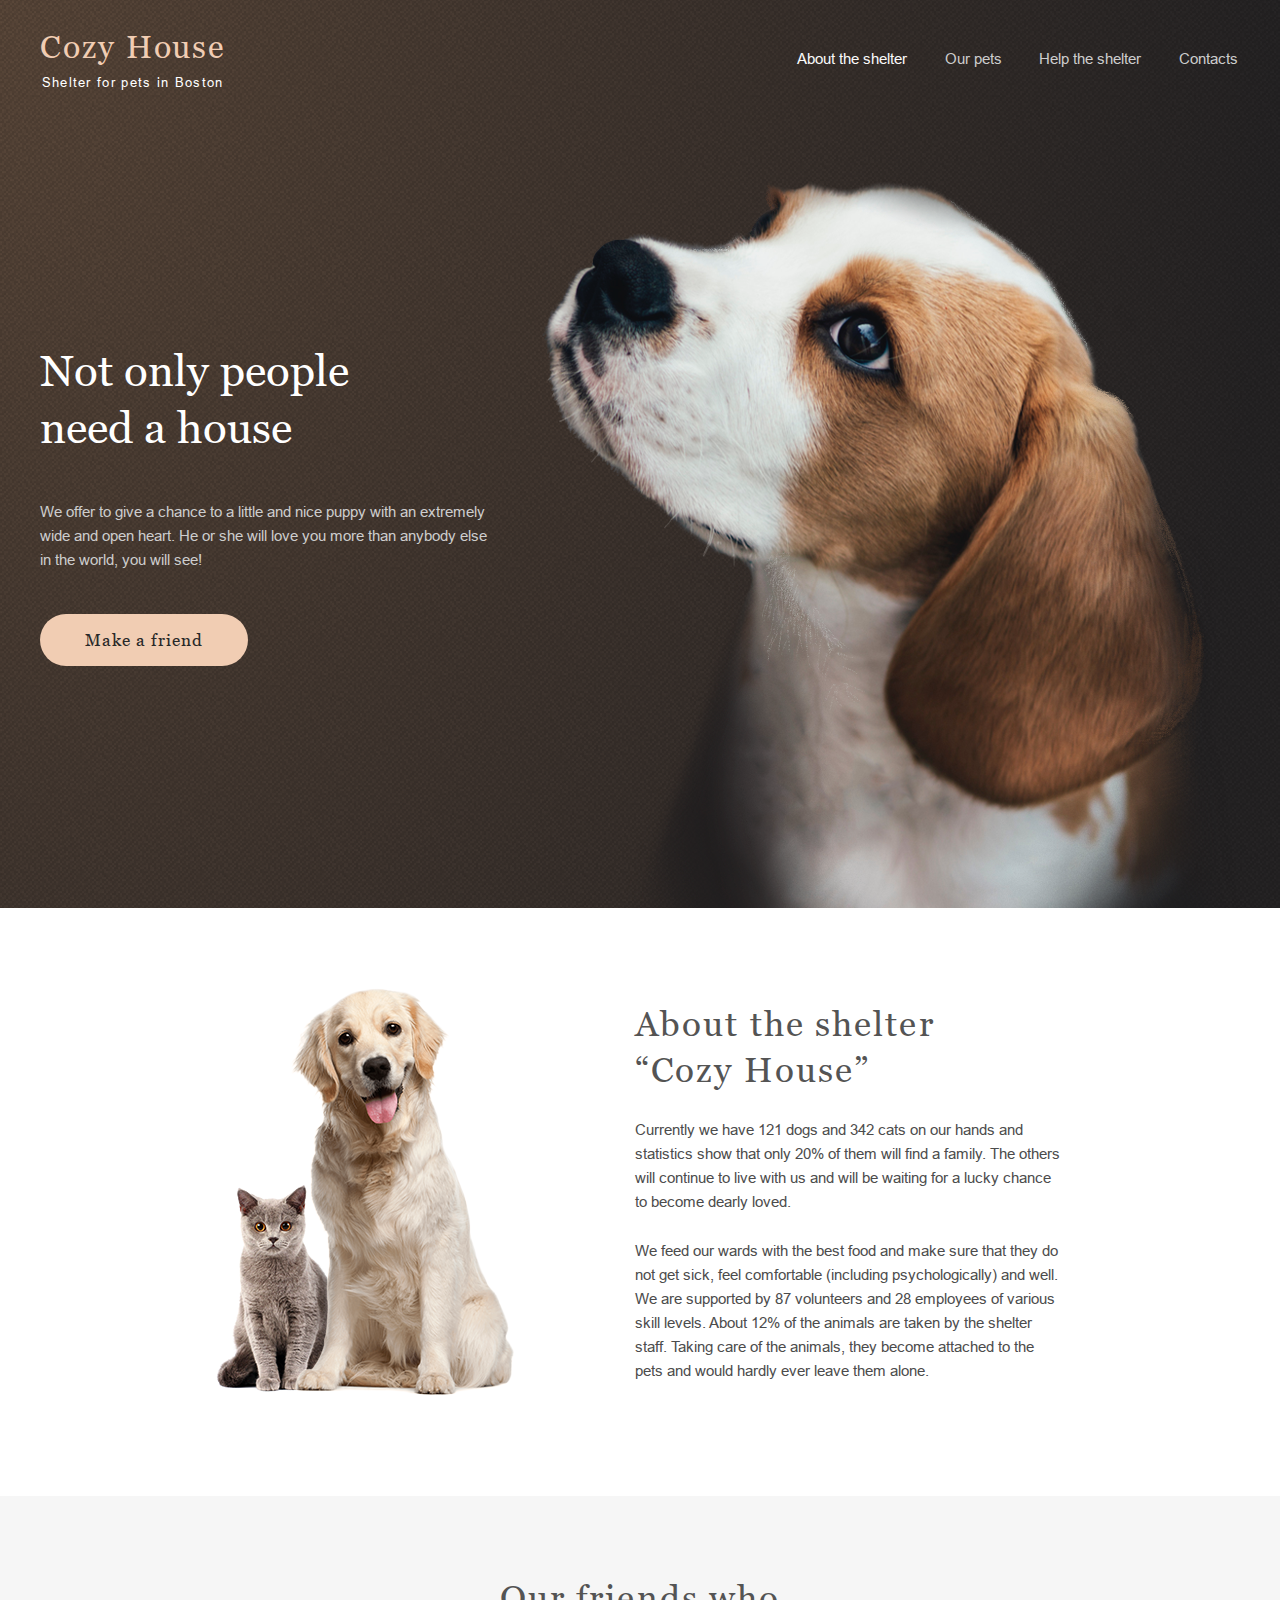
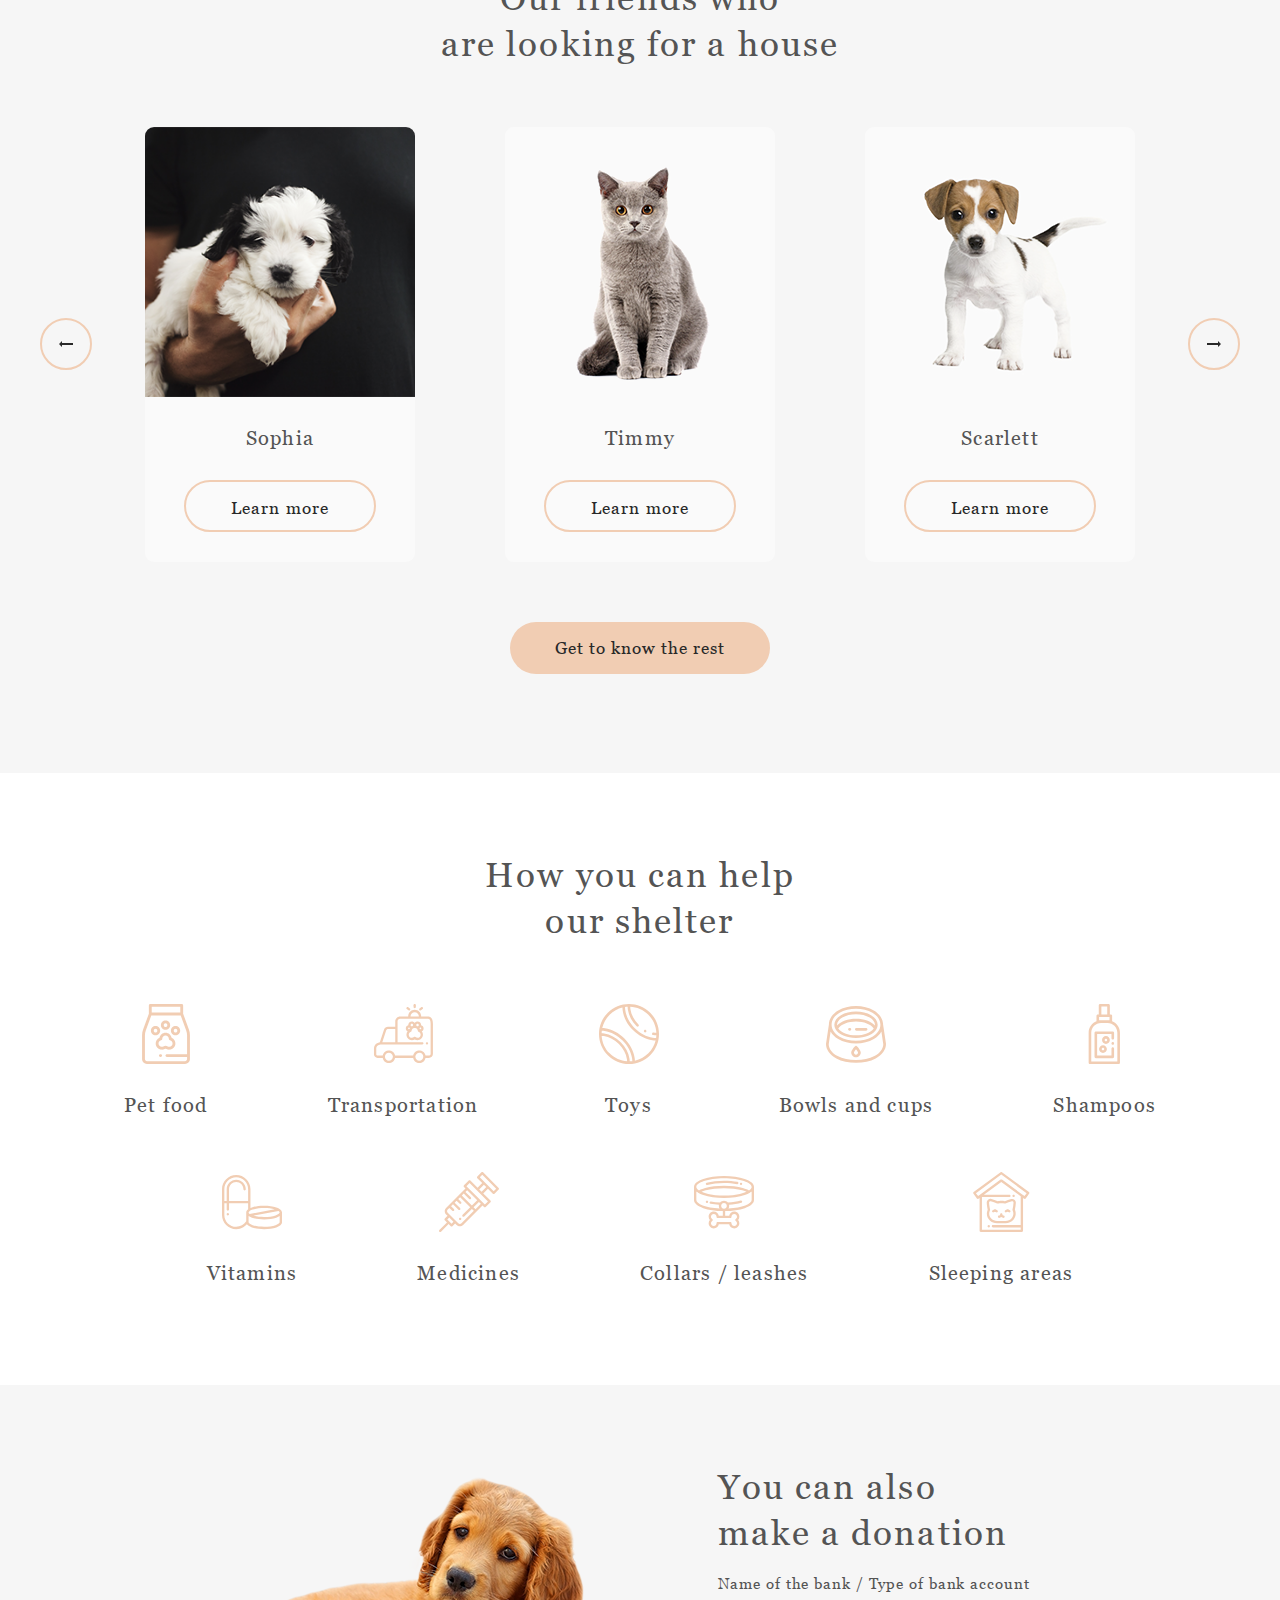
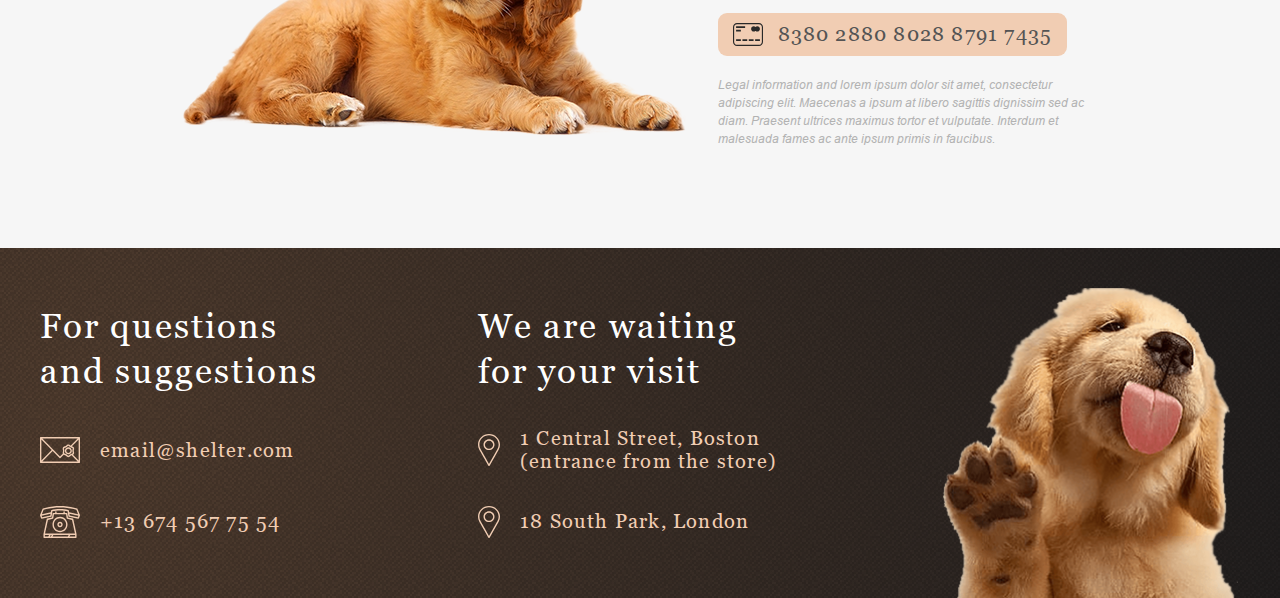
<file: shelter/pages/main/index.html>
<!DOCTYPE html>
<html lang="en">
<head>
    <meta charset="UTF-8">
    <meta http-equiv="X-UA-Compatible" content="IE=edge">
    <meta name="viewport" content="width=device-width, initial-scale=1.0">
    <link rel="stylesheet" href="css/style.min.css">
    <title>Cozy House Shelter</title>
    <link rel="shortcut icon" href="../../assets/icons/favicon/dog-paw.svg" type="image/svg+xml">
</head>
<body>
    <section class="start">
        <div class="container">
            <header class="header">
                <a href="#" class="header__logo">
                    <h1 class="header__title">Cozy House</h1>
                    <h2 class="header__subtitle">Shelter for pets in Boston</h2>
                </a>
                <nav class="menu">
                    <a href="#" class="menu__item menu__item_active">
                        <div class="menu__text">About the shelter</div>
                        <div class="menu__line"></div>
                    </a>
                    <a href="../../pages/pets/" class="menu__item">
                        <div class="menu__text">Our pets</div>
                        <div class="menu__line"></div>
                    </a>
                    <a href="#help" class="menu__item">
                        <div class="menu__text">Help the shelter</div>
                        <div class="menu__line"></div>
                    </a>
                    <a href="#footer" class="menu__item">
                        <div class="menu__text">Contacts</div>
                        <div class="menu__line"></div>
                    </a>
                </nav>
                <div class="burger">
                    <div></div>
                    <div></div>
                    <div></div>
                </div>
                <div class="overlay overlay_menu"></div>
            </header>
            <div class="start-main">
                <div class="start-content">
                    <h2 class="start-content__title header-2">Not only people<br> need a house</h2>
                    <div class="start-content__descr paragraph-l">
                        We offer to give a chance to a little and nice puppy with an extremely wide and open heart. He or she will love you more than anybody else in the world, you will see!
                    </div>
                    <a href="#our-friends" class="button button_start">Make a friend</a>
                </div>
                <div class="start__puppy">
                    <img src="../../assets/img/start/start-screen-puppy.png" alt="puppy">
                </div>
            </div>
        </div>
    </section>

    <section class="about">
        <div class="container">
            <div class="about__wrapper">
                <div class="about__picture">
                    <img src="../../assets/img/about/about-pets.png" alt="pets">
                </div>
                <div class="about__content">
                    <h3 class="about__title header-3">About the shelter<br> “Cozy House”</h3>
                    <p class="paragraph-l">
                        Currently we have 121 dogs and 342 cats on our hands and statistics show that only 20% of them will find a family. The others will continue to live with us and will be waiting for a lucky chance to become dearly loved.
                    </p>
                    <p class="paragraph-l">
                        We feed our wards with the best food and make sure that they do not get sick, feel comfortable (including psychologically) and well. We are supported by 87 volunteers and 28 employees of various skill levels. About 12% of the animals are taken by the shelter staff. Taking care of the animals, they become attached to the pets and would hardly ever leave them alone.
                    </p>
                </div>
            </div>
        </div>
    </section>

    <section class="pets" id="our-friends">
        <div class="container">
            <div class="pets__wrapper">
                <h3 class="pets__title header-3">Our friends who <br> are looking for a house</h3>
                <div class="slider">
                    <div class="slider__inner">
                    </div>
                </div>

                <button type="button" class="slider-prev button_arrow">
                    <img src="../../assets/icons/Arrow.svg" alt="arrow">
                </button>
                <button type="button" class="slider-next button_arrow button_next">
                    <img src="../../assets/icons/Arrow.svg" alt="arrow">
                </button>
                <a href="../../pages/pets/" class="pets__button button">Get to know the rest</a>
            </div>
        </div>
    </section>

    <div class="card-popup">
        <div class="card-popup__wrapper">
            <div class="card-popup__picture">
                <img src="../../assets/img/cards/modal/jennifer.png" alt="Jennifer">
            </div>
            <div class="card-popup__content">
                <h3 class="card-popup__title header-3">Jennifer</h3>
                <h4 class="card-popup__subtitle header-4"><span class="pet-type">Dog</span> - <span class="pet-breed">Labrador</span></h4>
                <div class="card-popup__descr header-5">
                    Jennifer is a sweet 2 months old Labrador that is patiently waiting to find a new forever home. This girl really enjoys being able to go outside to run and play, but won't hesitate to play up a storm in the house if she has all of her favorite toys.
                </div>
                <ul class="card-popup__list">
                    <li class="card-popup__list-item header-5"><b>Age:</b> <span class="pet-age">2 months</span></li>
                    <li class="card-popup__list-item header-5"><b>Inoculations:</b> <span class="pet-inoculations">none</span></li>
                    <li class="card-popup__list-item header-5"><b>Diseases:</b> <span class="pet-diseases">none</span></li>
                    <li class="card-popup__list-item header-5"><b>Parasites:</b> <span class="pet-parasites">none</span></li>
                </ul>
            </div>
        </div>
        <button type="button" class="card-popup__close button_arrow">
            <img src="../../assets/icons/close.svg" alt="arrow">
        </button>
    </div>
    <div class="overlay overlay_popup"></div>

    <section class="help" id="help">
        <div class="container">
            <div class="help__title header-3">How you can help<br>our shelter</div>
            <div class="help__list">
                <div class="help-item">
                    <div class="help-item__icon">
                        <img src="../../assets/img/help/icon-pet-food.svg" alt="pet food">
                    </div>
                    <h4 class="help-item__text header-4">Pet food</h4>
                </div>
                <div class="help-item">
                    <div class="help-item__icon">
                        <img src="../../assets/img/help/icon-transportation.svg" alt="transportation">
                    </div>
                    <h4 class="help-item__text header-4">Transportation</h4>
                </div>
                <div class="help-item">
                    <div class="help-item__icon">
                        <img src="../../assets/img/help/icon-toys.svg" alt="toys">
                    </div>
                    <h4 class="help-item__text header-4">Toys</h4>
                </div>
                <div class="help-item">
                    <div class="help-item__icon">
                        <img src="../../assets/img/help/icon-bowls-and-cups.svg" alt="icon-bowls and cups">
                    </div>
                    <h4 class="help-item__text header-4">Bowls and cups</h4>
                </div>
                <div class="help-item">
                    <div class="help-item__icon">
                        <img src="../../assets/img/help/icon-shampoos.svg" alt="shampoos">
                    </div>
                    <h4 class="help-item__text header-4">Shampoos</h4>
                </div>
                <div class="help-item">
                    <div class="help-item__icon">
                        <img src="../../assets/img/help/icon-vitamins.svg" alt="vitamins">
                    </div>
                    <h4 class="help-item__text header-4">Vitamins</h4>
                </div>
                <div class="help-item">
                    <div class="help-item__icon">
                        <img src="../../assets/img/help/icon-medicines.svg" alt="medicines">
                    </div>
                    <h4 class="help-item__text header-4">Medicines</h4>
                </div>
                <div class="help-item">
                    <div class="help-item__icon">
                        <img src="../../assets/img/help/icon-collars-leashes.svg" alt="collars / leashes">
                    </div>
                    <h4 class="help-item__text header-4">Collars / leashes</h4>
                </div>
                <div class="help-item">
                    <div class="help-item__icon">
                        <img src="../../assets/img/help/icon-sleeping-area.svg" alt="sleeping areas">
                    </div>
                    <h4 class="help-item__text header-4">Sleeping areas</h4>
                </div>
            </div>
        </div>
    </section>

    <section class="donation">
        <div class="container">
            <div class="donation__wrapper">
                <div class="donation__dog">
                    <img src="../../assets/img/donation/donation-dog.png" alt="dog">
                </div>
                <div class="donation__content">
                    <h3 class="donation__title header-3">You can also<br> make a donation</h3>
                    <h5 class="donation__subtitle header-5">Name of the bank / Type of bank account</h5>
                    <a href="#" class="donation__credit-card">
                        <div class="donation__icon">
                            <img src="../../assets/img/donation/credit-card.svg" alt="credit card">
                        </div>
                        <h4 class="donation__card-number header-4">8380 2880 8028 8791 7435</h4>
                    </a>
                    <div class="donation__text paragraph-s">
                        Legal information and lorem ipsum dolor sit amet, consectetur adipiscing elit. Maecenas a ipsum at libero sagittis dignissim sed ac diam. Praesent ultrices maximus tortor et vulputate. Interdum et malesuada fames ac ante ipsum primis in faucibus.
                    </div>
                </div>
            </div>
        </div>
    </section>

    <footer class="footer" id="footer">
        <div class="container">
            <div class="footer__wrapper">
                <div class="footer-contacts">
                    <h3 class="footer-contacts__title header-3">For questions and suggestions</h3>
                    <a href="https://www.gmail.com/" target="_blank" class="footer-item">
                        <div class="footer-item__icon">
                            <img src="../../assets/img/footer/icon-email.svg" alt="email">
                        </div>
                        <div class="footer-item__text header-4">email@shelter.com</div>
                    </a>
                    <a href="tel:+136745677554" class="footer-item">
                        <div class="footer-item__icon">
                            <img src="../../assets/img/footer/icon-phone.svg" alt="phone">
                        </div>
                        <div class="footer-item__text header-4">+13 674 567 75 54</div>
                    </a>
                </div>
                <div class="footer-locations">
                    <h3 class="footer-locations__title header-3">We are waiting for your visit</h3>
                    <a href="https://goo.gl/maps/hu7mbDc2Aw2K2zPN6" target="_blank" class="footer-item">
                        <div class="footer-item__icon">
                            <img src="../../assets/img/footer/icon-marker.svg" alt="marker">
                        </div>
                        <div class="footer-item__text header-4">1 Central Street, Boston<br> (entrance from the store)</div>
                    </a>
                    <a href="https://goo.gl/maps/EARmEMiYu4HeVUbWA" target="_blank" class="footer-item">
                        <div class="footer-item__icon">
                            <img src="../../assets/img/footer/icon-marker.svg" alt="marker">
                        </div>
                        <div class="footer-item__text header-4">18 South Park, London </div>
                    </a>
                </div>
                <div class="footer__puppy">
                    <img src="../../assets/img/footer/footer-puppy.png" alt="puppy">
                </div>
            </div>
        </div>
    </footer>
    
    <script src="js/index.js"></script>
    <script src="js/script.js"></script>
</body>
</html>
</file>
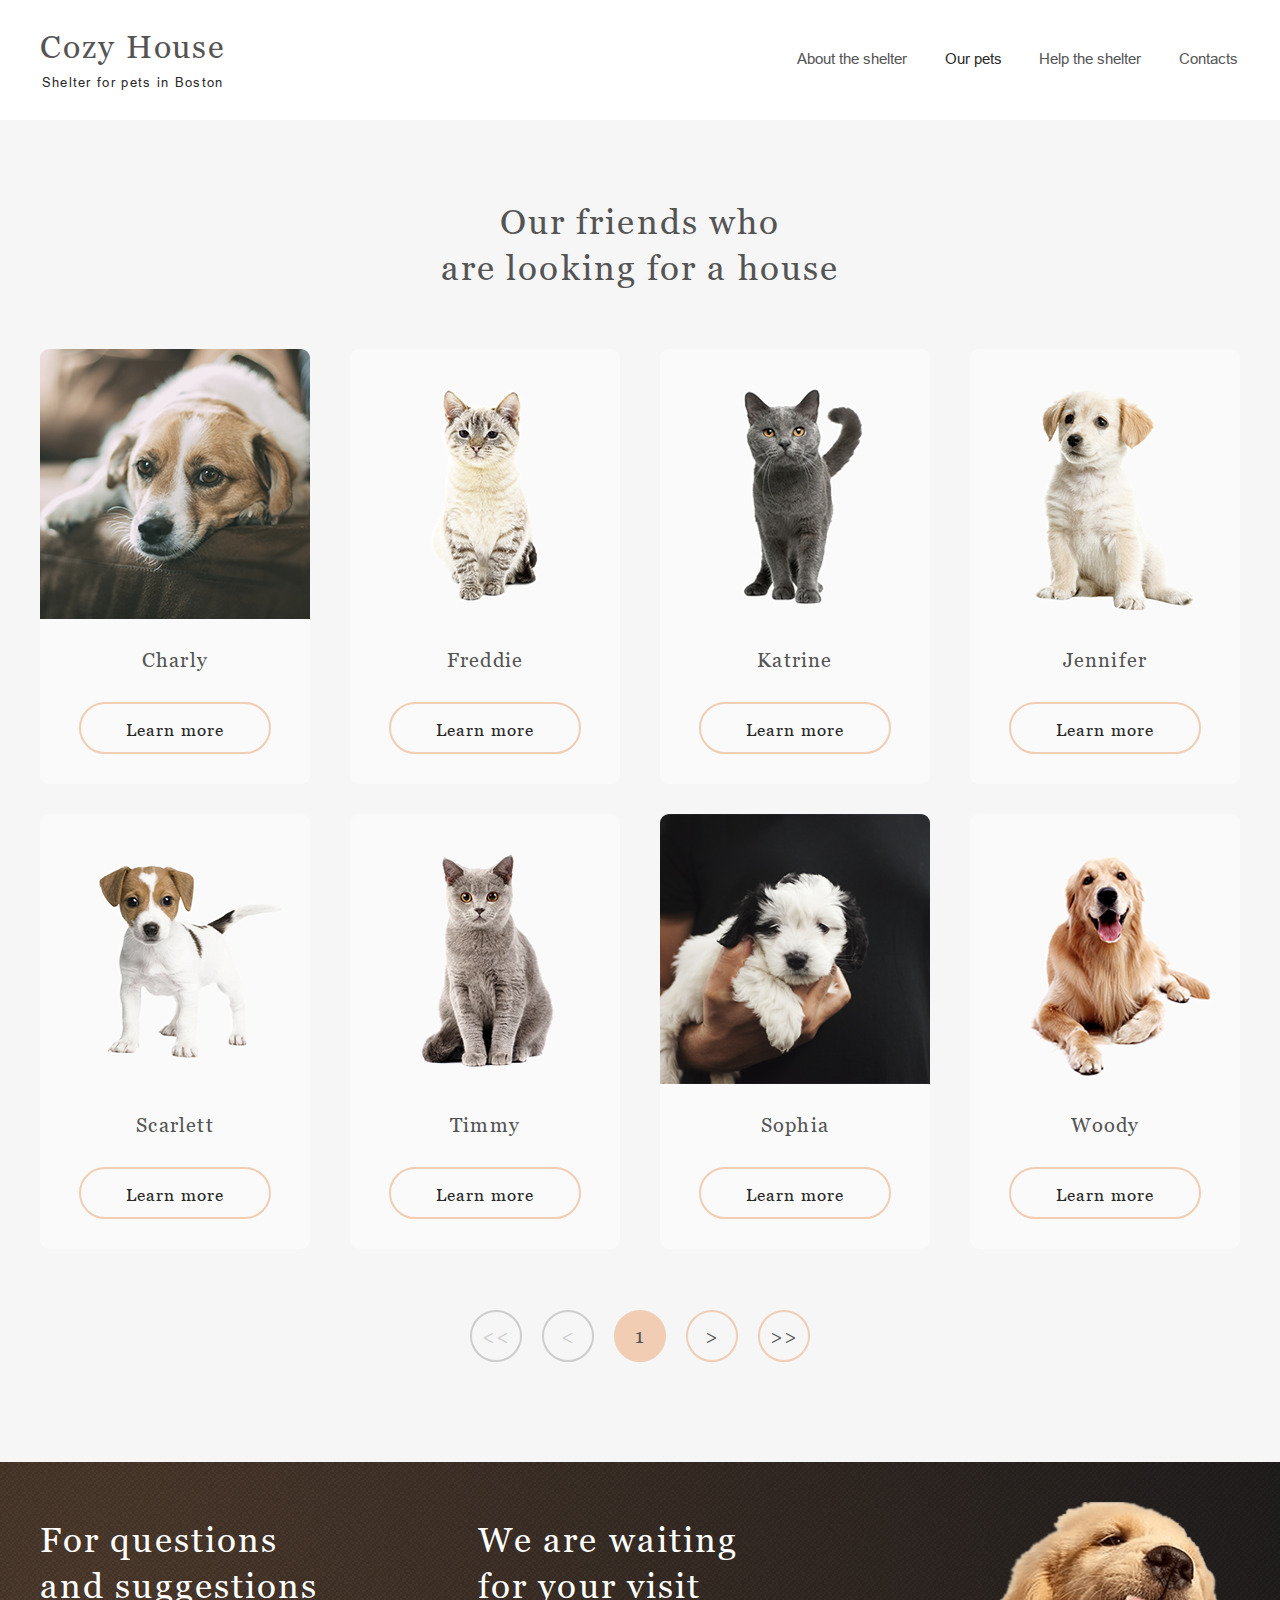
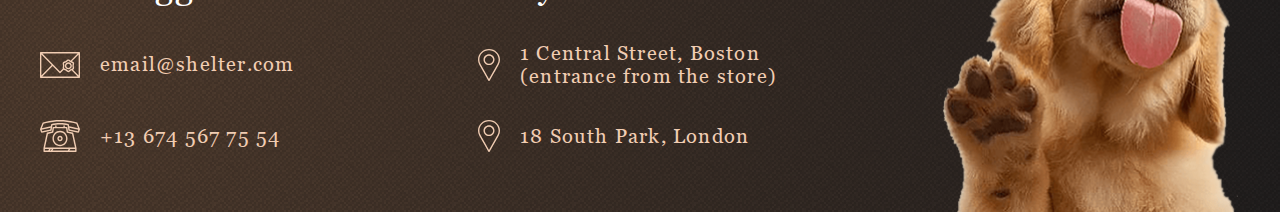
<file: shelter/pages/pets/index.html>
<!DOCTYPE html>
<html lang="en">
<head>
    <meta charset="UTF-8">
    <meta http-equiv="X-UA-Compatible" content="IE=edge">
    <meta name="viewport" content="width=device-width, initial-scale=1.0">
    <link rel="stylesheet" href="css/style.min.css">
    <title>Cozy House Shelter</title>
    <link rel="shortcut icon" href="../../assets/icons/favicon/dog-paw.svg" type="image/svg+xml">
</head>
<body>
    <header class="header-section">
        <div class="container">
            <div class="header">
                <a href="../../pages/main/" class="header__logo">
                    <h1 class="header__title">Cozy House</h1>
                    <h2 class="header__subtitle">Shelter for pets in Boston</h2>
                </a>
                <nav class="menu">
                    <a href="../../pages/main/" class="menu__item">
                        <div class="menu__text">About the shelter</div>
                        <div class="menu__line"></div>
                    </a>
                    <a href="#" class="menu__item menu__item_active">
                        <div class="menu__text">Our pets</div>
                        <div class="menu__line"></div>
                    </a>
                    <a href="../../pages/main/#help" class="menu__item">
                        <div class="menu__text">Help the shelter</div>
                        <div class="menu__line"></div>
                    </a>
                    <a href="#footer" class="menu__item">
                        <div class="menu__text">Contacts</div>
                        <div class="menu__line"></div>
                    </a>
                </nav>
                <div class="burger">
                    <div></div>
                    <div></div>
                    <div></div>
                </div>
                <div class="overlay overlay_menu"></div>

            </div>
        </div>
    </header>

    <section class="pets">
        <div class="container">
            <div class="pets__wrapper">
                <h3 class="pets__title header-3">Our friends who <br> are looking for a house</h3>
                <div class="pets__inner">
                    <div class="pets__cards">
                    </div>
                </div>
                <div class="pets__pagination">
                    <button type="button" class="button_paginator button_paginator_start button_paginator_inactive header-4">&lt;&lt;</button>
                    <button type="button" class="button_paginator button_paginator_prev button_paginator_inactive header-4">&lt;</button>
                    <button type="button" class="button_paginator button_paginator_active header-4">1</button>
                    <button type="button" class="button_paginator button_paginator_next header-4">&gt;</button>
                    <button type="button" class="button_paginator button_paginator_end header-4">&gt;&gt;</button>
                </div>
            </div>
        </div>
    </section>

    <div class="card-popup">
        <div class="card-popup__wrapper">
            <div class="card-popup__picture">
                <img src="../../assets/img/cards/modal/jennifer.png" alt="Jennifer">
            </div>
            <div class="card-popup__content">
                <h3 class="card-popup__title header-3">Jennifer</h3>
                <h4 class="card-popup__subtitle header-4"><span class="pet-type">Dog</span> - <span class="pet-breed">Labrador</span></h4>
                <div class="card-popup__descr header-5">
                    Jennifer is a sweet 2 months old Labrador that is patiently waiting to find a new forever home. This girl really enjoys being able to go outside to run and play, but won't hesitate to play up a storm in the house if she has all of her favorite toys.
                </div>
                <ul class="card-popup__list">
                    <li class="card-popup__list-item header-5"><b>Age:</b> <span class="pet-age">2 months</span></li>
                    <li class="card-popup__list-item header-5"><b>Inoculations:</b> <span class="pet-inoculations">none</span></li>
                    <li class="card-popup__list-item header-5"><b>Diseases:</b> <span class="pet-diseases">none</span></li>
                    <li class="card-popup__list-item header-5"><b>Parasites:</b> <span class="pet-parasites">none</span></li>
                </ul>
            </div>
        </div>
        <button type="button" class="card-popup__close button_arrow">
            <img src="../../assets/icons/close.svg" alt="arrow">
        </button>
    </div>
    <div class="overlay overlay_popup"></div>

    <footer class="footer" id="footer">
        <div class="container">
            <div class="footer__wrapper">
                <div class="footer-contacts">
                    <h3 class="footer-contacts__title header-3">For questions and suggestions</h3>
                    <a href="https://www.gmail.com/" target="_blank" class="footer-item">
                        <div class="footer-item__icon">
                            <img src="../../assets/img/footer/icon-email.svg" alt="email">
                        </div>
                        <div class="footer-item__text header-4">email@shelter.com</div>
                    </a>
                    <a href="tel:+136745677554" class="footer-item">
                        <div class="footer-item__icon">
                            <img src="../../assets/img/footer/icon-phone.svg" alt="phone">
                        </div>
                        <div class="footer-item__text header-4">+13 674 567 75 54</div>
                    </a>
                </div>
                <div class="footer-locations">
                    <h3 class="footer-locations__title header-3">We are waiting for your visit</h3>
                    <a href="https://goo.gl/maps/hu7mbDc2Aw2K2zPN6" target="_blank" class="footer-item">
                        <div class="footer-item__icon">
                            <img src="../../assets/img/footer/icon-marker.svg" alt="marker">
                        </div>
                        <div class="footer-item__text header-4">1 Central Street, Boston (entrance from the store)</div>
                    </a>
                    <a href="https://goo.gl/maps/EARmEMiYu4HeVUbWA" target="_blank" class="footer-item">
                        <div class="footer-item__icon">
                            <img src="../../assets/img/footer/icon-marker.svg" alt="marker">
                        </div>
                        <div class="footer-item__text header-4">18 South Park, London </div>
                    </a>
                </div>
                <div class="footer__puppy">
                    <img src="../../assets/img/footer/footer-puppy.png" alt="puppy">
                </div>
            </div>
        </div>
    </footer>

    <script src="js/index.js"></script>
    <script src="js/script.js"></script>
</body>
</html>
</file>
<file: shelter/pages/main/css/style.min.css>
@font-face{font-family:"Georgia";src:url("../../../assets/fonts/Georgia-BoldItalic.eot");src:url("../../../assets/fonts/Georgia-BoldItalic.eot?#iefix") format("embedded-opentype"),url("../../../assets/fonts/Georgia-BoldItalic.woff2") format("woff2"),url("../../../assets/fonts/Georgia-BoldItalic.woff") format("woff"),url("../../../assets/fonts/Georgia-BoldItalic.ttf") format("truetype"),url("../../../assets/fonts/Georgia-BoldItalic.svg#Georgia-BoldItalic") format("svg");font-weight:bold;font-style:italic;font-display:swap}@font-face{font-family:"Georgia";src:url("../../../assets/fonts/Georgia-Bold.eot");src:url("../../../assets/fonts/Georgia-Bold.eot?#iefix") format("embedded-opentype"),url("../../../assets/fonts/Georgia-Bold.woff2") format("woff2"),url("../../../assets/fonts/Georgia-Bold.woff") format("woff"),url("../../../assets/fonts/Georgia-Bold.ttf") format("truetype"),url("../../../assets/fonts/Georgia-Bold.svg#Georgia-Bold") format("svg");font-weight:bold;font-style:normal;font-display:swap}@font-face{font-family:"Georgia";src:url("../../../assets/fonts/Georgia-Italic.eot");src:url("../../../assets/fonts/Georgia-Italic.eot?#iefix") format("embedded-opentype"),url("../../../assets/fonts/Georgia-Italic.woff2") format("woff2"),url("../../../assets/fonts/Georgia-Italic.woff") format("woff"),url("../../../assets/fonts/Georgia-Italic.ttf") format("truetype"),url("../../../assets/fonts/Georgia-Italic.svg#Georgia-Italic") format("svg");font-weight:normal;font-style:italic;font-display:swap}@font-face{font-family:"Georgia";src:url("../../../assets/fonts/Georgia.eot");src:url("../../../assets/fonts/Georgia.eot?#iefix") format("embedded-opentype"),url("../../../assets/fonts/Georgia.woff2") format("woff2"),url("../../../assets/fonts/Georgia.woff") format("woff"),url("../../../assets/fonts/Georgia.ttf") format("truetype"),url("../../../assets/fonts/Georgia.svg#Georgia") format("svg");font-weight:normal;font-style:normal;font-display:swap}@font-face{font-family:"Georgia";src:url("../../../assets/fonts/Georgia-BoldItalic_1.eot");src:url("../../../assets/fonts/Georgia-BoldItalic_1.eot?#iefix") format("embedded-opentype"),url("../../../assets/fonts/Georgia-BoldItalic_1.woff2") format("woff2"),url("../../../assets/fonts/Georgia-BoldItalic_1.woff") format("woff"),url("../../../assets/fonts/Georgia-BoldItalic_1.ttf") format("truetype"),url("../../../assets/fonts/Georgia-BoldItalic_1.svg#Georgia-BoldItalic") format("svg");font-weight:bold;font-style:italic;font-display:swap}@font-face{font-family:"Georgia";src:url("../../../assets/fonts/Georgia-Bold_1.eot");src:url("../../../assets/fonts/Georgia-Bold_1.eot?#iefix") format("embedded-opentype"),url("../../../assets/fonts/Georgia-Bold_1.woff2") format("woff2"),url("../../../assets/fonts/Georgia-Bold_1.woff") format("woff"),url("../../../assets/fonts/Georgia-Bold_1.ttf") format("truetype"),url("../../../assets/fonts/Georgia-Bold_1.svg#Georgia-Bold") format("svg");font-weight:bold;font-style:normal;font-display:swap}@font-face{font-family:"Georgia";src:url("../../../assets/fonts/Georgia-Italic_1.eot");src:url("../../../assets/fonts/Georgia-Italic_1.eot?#iefix") format("embedded-opentype"),url("../../../assets/fonts/Georgia-Italic_1.woff2") format("woff2"),url("../../../assets/fonts/Georgia-Italic_1.woff") format("woff"),url("../../../assets/fonts/Georgia-Italic_1.ttf") format("truetype"),url("../../../assets/fonts/Georgia-Italic_1.svg#Georgia-Italic") format("svg");font-weight:normal;font-style:italic;font-display:swap}@font-face{font-family:"Georgia";src:url("../../../assets/fonts/Georgia_1.eot");src:url("../../../assets/fonts/Georgia_1.eot?#iefix") format("embedded-opentype"),url("../../../assets/fonts/Georgia_1.woff2") format("woff2"),url("../../../assets/fonts/Georgia_1.woff") format("woff"),url("../../../assets/fonts/Georgia_1.ttf") format("truetype"),url("../../../assets/fonts/Georgia_1.svg#Georgia") format("svg");font-weight:normal;font-style:normal;font-display:swap}@font-face{font-family:"Arial";src:url("../../../assets/fonts/Arial-BoldMT.eot");src:url("../../../assets/fonts/Arial-BoldMT.eot?#iefix") format("embedded-opentype"),url("../../../assets/fonts/Arial-BoldMT.woff2") format("woff2"),url("../../../assets/fonts/Arial-BoldMT.woff") format("woff"),url("../../../assets/fonts/Arial-BoldMT.ttf") format("truetype"),url("../../../assets/fonts/Arial-BoldMT.svg#Arial-BoldMT") format("svg");font-weight:bold;font-style:normal;font-display:swap}@font-face{font-family:"Arial";src:url("../../../assets/fonts/Arial-BoldItalicMT.eot");src:url("../../../assets/fonts/Arial-BoldItalicMT.eot?#iefix") format("embedded-opentype"),url("../../../assets/fonts/Arial-BoldItalicMT.woff2") format("woff2"),url("../../../assets/fonts/Arial-BoldItalicMT.woff") format("woff"),url("../../../assets/fonts/Arial-BoldItalicMT.ttf") format("truetype"),url("../../../assets/fonts/Arial-BoldItalicMT.svg#Arial-BoldItalicMT") format("svg");font-weight:bold;font-style:italic;font-display:swap}@font-face{font-family:"Arial";src:url("../../../assets/fonts/Arial-Black.eot");src:url("../../../assets/fonts/Arial-Black.eot?#iefix") format("embedded-opentype"),url("../../../assets/fonts/Arial-Black.woff2") format("woff2"),url("../../../assets/fonts/Arial-Black.woff") format("woff"),url("../../../assets/fonts/Arial-Black.ttf") format("truetype"),url("../../../assets/fonts/Arial-Black.svg#Arial-Black") format("svg");font-weight:900;font-style:normal;font-display:swap}@font-face{font-family:"Arial";src:url("../../../assets/fonts/Arial-ItalicMT.eot");src:url("../../../assets/fonts/Arial-ItalicMT.eot?#iefix") format("embedded-opentype"),url("../../../assets/fonts/Arial-ItalicMT.woff2") format("woff2"),url("../../../assets/fonts/Arial-ItalicMT.woff") format("woff"),url("../../../assets/fonts/Arial-ItalicMT.ttf") format("truetype"),url("../../../assets/fonts/Arial-ItalicMT.svg#Arial-ItalicMT") format("svg");font-weight:normal;font-style:italic;font-display:swap}@font-face{font-family:"Arial Narrow";src:url("../../../assets/fonts/ArialNarrow-Bold.eot");src:url("../../../assets/fonts/ArialNarrow-Bold.eot?#iefix") format("embedded-opentype"),url("../../../assets/fonts/ArialNarrow-Bold.woff2") format("woff2"),url("../../../assets/fonts/ArialNarrow-Bold.woff") format("woff"),url("../../../assets/fonts/ArialNarrow-Bold.ttf") format("truetype"),url("../../../assets/fonts/ArialNarrow-Bold.svg#ArialNarrow-Bold") format("svg");font-weight:bold;font-style:normal;font-display:swap}@font-face{font-family:"Arial Narrow";src:url("../../../assets/fonts/ArialNarrow-Italic.eot");src:url("../../../assets/fonts/ArialNarrow-Italic.eot?#iefix") format("embedded-opentype"),url("../../../assets/fonts/ArialNarrow-Italic.woff2") format("woff2"),url("../../../assets/fonts/ArialNarrow-Italic.woff") format("woff"),url("../../../assets/fonts/ArialNarrow-Italic.ttf") format("truetype"),url("../../../assets/fonts/ArialNarrow-Italic.svg#ArialNarrow-Italic") format("svg");font-weight:normal;font-style:italic;font-display:swap}@font-face{font-family:"Arial Narrow";src:url("../../../assets/fonts/ArialNarrow-BoldItalic.eot");src:url("../../../assets/fonts/ArialNarrow-BoldItalic.eot?#iefix") format("embedded-opentype"),url("../../../assets/fonts/ArialNarrow-BoldItalic.woff2") format("woff2"),url("../../../assets/fonts/ArialNarrow-BoldItalic.woff") format("woff"),url("../../../assets/fonts/ArialNarrow-BoldItalic.ttf") format("truetype"),url("../../../assets/fonts/ArialNarrow-BoldItalic.svg#ArialNarrow-BoldItalic") format("svg");font-weight:bold;font-style:italic;font-display:swap}@font-face{font-family:"Arial";src:url("../../../assets/fonts/ArialMT.eot");src:url("../../../assets/fonts/ArialMT.eot?#iefix") format("embedded-opentype"),url("../../../assets/fonts/ArialMT.woff2") format("woff2"),url("../../../assets/fonts/ArialMT.woff") format("woff"),url("../../../assets/fonts/ArialMT.ttf") format("truetype"),url("../../../assets/fonts/ArialMT.svg#ArialMT") format("svg");font-weight:normal;font-style:normal;font-display:swap}@font-face{font-family:"Arial Narrow";src:url("../../../assets/fonts/ArialNarrow.eot");src:url("../../../assets/fonts/ArialNarrow.eot?#iefix") format("embedded-opentype"),url("../../../assets/fonts/ArialNarrow.woff2") format("woff2"),url("../../../assets/fonts/ArialNarrow.woff") format("woff"),url("../../../assets/fonts/ArialNarrow.ttf") format("truetype"),url("../../../assets/fonts/ArialNarrow.svg#ArialNarrow") format("svg");font-weight:normal;font-style:normal;font-display:swap}.header-2{font-family:"Georgia";font-style:normal;font-weight:400;font-size:44px;line-height:130%;color:#545454}.header-3{font-family:"Georgia";font-style:normal;font-weight:400;font-size:35px;line-height:130%;letter-spacing:.06em;color:#545454}.header-4{font-family:"Georgia";font-style:normal;font-weight:400;font-size:20px;line-height:115%;letter-spacing:.06em;color:#545454}.header-5{font-family:"Georgia";font-style:normal;font-weight:400;font-size:15px;line-height:110%;letter-spacing:.06em;color:#545454}.paragraph-l{font-family:"Arial";font-style:normal;font-weight:400;font-size:15px;line-height:160%;color:#4c4c4c}.paragraph-s{font-family:"Arial";font-style:italic;font-weight:400;font-size:12px;line-height:150%;color:#b2b2b2}@media screen and (max-width: 767px){.header-2{font-size:25px;letter-spacing:.06em;text-align:center}.header-3{font-size:25px;text-align:center}}.button{padding:15px 45px;width:-webkit-fit-content;width:-moz-fit-content;width:fit-content;height:52px;display:block;background-color:#f1cdb3;border-radius:100px;font-family:"Georgia";font-weight:400;font-size:17px;line-height:130%;letter-spacing:.06em;color:#292929;-webkit-transition:.5s all;transition:.5s all}.button:active{-webkit-transform:translateY(2px);transform:translateY(2px)}.button_secondary{background-color:rgba(0,0,0,0);border:2px solid #f1cdb3}.button_arrow{width:52px;height:52px;border:2px solid #f1cdb3;border-radius:100px;background-color:rgba(0,0,0,0);display:-webkit-box;display:-ms-flexbox;display:flex;-webkit-box-pack:center;-ms-flex-pack:center;justify-content:center;-webkit-box-align:center;-ms-flex-align:center;align-items:center;-webkit-transition:.5s all;transition:.5s all;cursor:pointer}.button_arrow:active{-webkit-transform:translateY(2px);transform:translateY(2px)}.button_next{-webkit-transform:rotate(180deg);transform:rotate(180deg)}.button_next:active{-webkit-transform:rotate(180deg) translateY(-2px);transform:rotate(180deg) translateY(-2px)}.button_paginator{width:52px;height:52px;border:2px solid #f1cdb3;border-radius:100px;background-color:rgba(0,0,0,0);display:-webkit-box;display:-ms-flexbox;display:flex;-webkit-box-pack:center;-ms-flex-pack:center;justify-content:center;-webkit-box-align:center;-ms-flex-align:center;align-items:center;-webkit-transition:.5s all;transition:.5s all;cursor:pointer}.button_paginator:active{-webkit-transform:translateY(2px);transform:translateY(2px)}.button_paginator_active{background:#f1cdb3;cursor:default}.button_paginator_inactive{border:2px solid #cdcdcd;color:#cdcdcd;cursor:default}@media(hover: hover){.button:hover{background-color:#fddcc4}.button_arrow:hover{background-color:#fddcc4}.button_paginator:hover{background-color:#fddcc4}.button_paginator_active:hover{background-color:#f1cdb3}.button_paginator_inactive:hover{background-color:rgba(0,0,0,0)}}*{margin:0;padding:0;-webkit-box-sizing:border-box;box-sizing:border-box;font-family:"Arial";font-style:normal;text-decoration:none}html{scroll-behavior:smooth}.container{margin:0 auto;width:1200px;position:relative}a{-webkit-transition:.5s all;transition:.5s all}a:active{-webkit-transform:translateY(2px);transform:translateY(2px)}b{font-family:inherit}@media screen and (max-width: 1279px){.container{width:auto}}.header{margin-bottom:90px;display:grid;grid-template-columns:minmax(184px, auto) 443px;-webkit-box-pack:justify;-ms-flex-pack:justify;justify-content:space-between;-webkit-column-gap:auto;-moz-column-gap:auto;column-gap:auto}.header__title{margin-bottom:10px;font-family:"Georgia";font-weight:400;font-size:32px;line-height:110%;letter-spacing:.06em;color:#f1cdb3;-webkit-transition:inherit;transition:inherit}.header__subtitle{font-weight:400;font-size:13px;line-height:15px;letter-spacing:.1em;text-align:center;color:#fff}.menu{display:grid;grid-template-columns:repeat(4, auto);-webkit-column-gap:35px;-moz-column-gap:35px;column-gap:35px;-ms-flex-line-pack:center;align-content:center}.menu__item{display:block;-webkit-transition:.5s all;transition:.5s all}.menu__item_active .menu__text{color:#fafafa}.menu__item_active .menu__line{-webkit-animation:ani .5s forwards;animation:ani .5s forwards}.menu__text{font-weight:400;font-size:15px;line-height:160%;color:#cdcdcd;-webkit-transition:inherit;transition:inherit}.menu__line{margin:0 auto;height:3px;background-color:#f1cdb3;-webkit-transition:inherit;transition:inherit;opacity:0;width:0}.burger{display:none}.overlay{opacity:0;visibility:hidden;position:fixed;z-index:1;top:0;left:0;width:100vw;height:100vh;background-color:rgba(41,41,41,.6);-webkit-transition:.5s all;transition:.5s all}.overlay_active{visibility:visible;opacity:100}.no-scroll{overflow:hidden}@-webkit-keyframes ani{0%{width:0;opacity:0}100%{width:100%;opacity:1}}@keyframes ani{0%{width:0;opacity:0}100%{width:100%;opacity:1}}@media(hover: hover){.header__logo:hover{background-color:rgba(13,13,13,.1);-webkit-box-shadow:0px 2px 25px 14px rgba(13,13,13,.1);box-shadow:0px 2px 25px 14px rgba(13,13,13,.1)}.header__logo:hover .header__title{color:#fddcc4}.menu__item:hover .menu__text{color:#fafafa}}@media screen and (max-width: 1279px){.header{margin-bottom:60px}}@media screen and (max-width: 767px){.header{margin:0 10px 60px;grid-template-columns:minmax(184px, auto) 30px;-webkit-box-align:center;-ms-flex-align:center;align-items:center}.menu{position:fixed;top:0;right:-320px;z-index:10;height:100vh;background-color:#292929;grid-template-columns:320px;row-gap:38px;justify-items:center;-webkit-transition:.5s all;transition:.5s all}.menu__text{font-size:32px;color:#fafafa}.menu_active{right:0}.burger{position:relative;z-index:100;display:-webkit-box;display:-ms-flexbox;display:flex;-webkit-box-orient:vertical;-webkit-box-direction:normal;-ms-flex-direction:column;flex-direction:column;-webkit-box-pack:justify;-ms-flex-pack:justify;justify-content:space-between;width:30px;height:22px;-webkit-transition:.5s all;transition:.5s all;cursor:pointer}.burger_active{-webkit-transform:rotate(90deg);transform:rotate(90deg)}.burger div{display:block;height:2px;background-color:#f1cdb3}.burger:active{-webkit-transform:translateY(2px);transform:translateY(2px)}}.start{padding-top:30px;background:url("../../../assets/img/bg/noise_transparent@2x.png") center center repeat,radial-gradient(100% 215.42% at 0% 0%, #5B483A 0%, #262425 100%),#211f20}.start__puppy{width:698px}.start__puppy img{display:block;max-width:100%}.start-main{display:grid;grid-template-columns:repeat(2, auto);-webkit-column-gap:42px;-moz-column-gap:42px;column-gap:42px;-webkit-box-pack:justify;-ms-flex-pack:justify;justify-content:space-between}.start-content{padding-top:163px}.start-content__title{margin-bottom:42px;color:#fff}.start-content__descr{margin-bottom:42px;color:#cdcdcd}@media screen and (max-width: 1279px){.start{padding:30px 30px 0}.start__puppy{margin:0 0 0 auto;max-width:569px}.start-main{grid-template-columns:auto}.start-content{padding-top:0;width:65%;margin:0 auto 99px}.button_start{margin:0 auto}}@media screen and (max-width: 767px){.start{padding:30px 10px 0}.start__puppy{width:260px}.start .start-main{grid-template-columns:100%}.start .start-content{padding:0;margin:0 auto 105px;width:100%;max-width:460px;-webkit-box-pack:center;-ms-flex-pack:center;justify-content:center}.start .start-content__title{text-align:center;padding-left:-10px;padding-right:-10px}.start .start-content__descr{text-align:center}}.about{padding:80px 0 96px;background-color:#fff}.about__wrapper{display:grid;grid-template-columns:300px 430px;-webkit-column-gap:120px;-moz-column-gap:120px;column-gap:120px;-webkit-box-pack:center;-ms-flex-pack:center;justify-content:center}.about__picture{width:300px}.about__picture img{max-width:100%}.about__content{padding-top:14px}.about__content p{margin-bottom:25px;color:#4c4c4c}.about__content p:last-child{margin-bottom:0}.about__title{margin-bottom:25px;color:#545454}@media screen and (max-width: 1279px){.about{padding:80px 0 96px}.about__wrapper{grid-template-columns:auto;row-gap:79px;justify-items:center}.about__content{padding-top:0;width:56%}.about__picture{grid-row:2/3}}@media screen and (max-width: 767px){.about{padding:42px 10px 38px}.about__wrapper{row-gap:41px}.about__picture{width:260px}.about__content{width:100%}.about__content p{padding:0 15px;margin-bottom:21px;max-width:430px;text-align:justify}.about__content p:last-child{margin-bottom:0}}.card{width:270px;height:435px;background-color:#fafafa;border-radius:9px;display:-webkit-box;display:-ms-flexbox;display:flex;-webkit-box-orient:vertical;-webkit-box-direction:normal;-ms-flex-direction:column;flex-direction:column;-webkit-box-align:center;-ms-flex-align:center;align-items:center;-webkit-transition:.5s all;transition:.5s all;overflow:hidden}.card__picture{margin-bottom:30px;height:270px}.card__picture img{height:100%}.card__title{margin-bottom:30px;font-family:"Georgia";font-weight:400;font-size:20px;line-height:23px;letter-spacing:.06em;color:#545454}.card__button{margin-bottom:30px}@media(hover: hover){.card{cursor:pointer}.card:hover{background-color:#fff;-webkit-box-shadow:0px 2px 35px 14px rgba(13,13,13,.04);box-shadow:0px 2px 35px 14px rgba(13,13,13,.04)}.card:hover .card__button{background-color:#fddcc4}}.card-popup{position:fixed;z-index:1000;top:50%;left:50%;-webkit-transform:translate(-50%, -50%);transform:translate(-50%, -50%);-webkit-transition:.5s all;transition:.5s all;width:900px;height:500px;background-color:#fafafa;border-radius:9px;opacity:0;visibility:hidden}.card-popup_active{visibility:visible;opacity:100}.card-popup__wrapper{display:grid;grid-template-columns:500px 351px;-webkit-column-gap:29px;-moz-column-gap:29px;column-gap:29px}.card-popup__picture{overflow:hidden;width:500px;height:500px;border-radius:9px;display:-webkit-box;display:-ms-flexbox;display:flex;-webkit-box-pack:center;-ms-flex-pack:center;justify-content:center;-webkit-box-align:center;-ms-flex-align:center;align-items:center}.card-popup__picture img{width:100%;display:block}.card-popup__content{padding-top:50px}.card-popup__title{margin-bottom:10px;color:#000}.card-popup__subtitle{margin-bottom:40px;color:#000}.card-popup__subtitle span{font-family:inherit;font-size:inherit;color:inherit}.card-popup__descr{margin-bottom:44px;color:#000}.card-popup__list-item{margin-bottom:11px;padding-left:15px;display:block;position:relative;color:#000}.card-popup__list-item ::before{content:"";width:4px;height:4px;position:absolute;top:50%;left:1px;-webkit-transform:translateY(-50%);transform:translateY(-50%);background-color:#f1cdb3;border-radius:100%}.card-popup__list-item span{font-family:inherit;font-size:inherit;color:inherit}.card-popup__close{position:absolute;z-index:10000;top:-52px;right:-42px}@media(hover: hover){.card-popup:hover{-webkit-box-shadow:0px 2px 35px 14px rgba(13,13,13,.04);box-shadow:0px 2px 35px 14px rgba(13,13,13,.04)}}@media screen and (max-width: 1279px){.card-popup{width:640px;height:-webkit-fit-content;height:-moz-fit-content;height:fit-content}.card-popup__wrapper{grid-template-columns:350px 261px;-webkit-column-gap:11px;-moz-column-gap:11px;column-gap:11px}.card-popup__picture{width:350px;height:350px}.card-popup__content{padding-top:10px}.card-popup__descr{font-size:13px}.card-popup__subtitle{margin-bottom:20px}.card-popup__descr{margin-bottom:20px}.card-popup__list{margin-bottom:12px}.card-popup__list-item{margin-bottom:6px}}@media screen and (max-width: 767px){.card-popup{width:240px;height:-webkit-fit-content;height:-moz-fit-content;height:fit-content}.card-popup__wrapper{grid-template-columns:220px;-webkit-box-pack:center;-ms-flex-pack:center;justify-content:center}.card-popup__picture{display:none}.card-popup__subtitle{text-align:center}.card-popup__content{padding-top:10px}.card-popup__descr{text-align:justify}.card-popup__subtitle{margin-bottom:20px}.card-popup__descr{margin-bottom:24px}.card-popup__list{margin-bottom:10px}.card-popup__close{right:-31px}}.pets{padding:80px 0 99px;background-color:#f6f6f6;position:relative}.pets__wrapper{display:-webkit-box;display:-ms-flexbox;display:flex;-webkit-box-orient:vertical;-webkit-box-direction:normal;-ms-flex-direction:column;flex-direction:column;-webkit-box-align:center;-ms-flex-align:center;align-items:center}.pets__title{margin-bottom:60px;text-align:center}.pets__button{margin:0 auto}.slider{margin-bottom:60px;width:990px;height:435px;position:relative;overflow:hidden}.slider__inner .slide{display:grid;grid-template-columns:repeat(3, 270px);-webkit-column-gap:90px;-moz-column-gap:90px;column-gap:90px;position:absolute;-webkit-transition:.5s all;transition:.5s all}.slider-prev{position:absolute;left:0px;top:342px}.slider-next{position:absolute;right:0px;top:342px}@media screen and (max-width: 1279px){.pets{padding:80px 30px 100px}.slider{width:580px}.slider__inner .slide{grid-template-columns:repeat(2, 270px);-webkit-column-gap:40px;-moz-column-gap:40px;column-gap:40px}}@media screen and (max-width: 767px){.pets{padding:42px 10px 41px}.pets__title{margin-bottom:42px}.slider{margin-bottom:114px;width:270px}.slider__inner{grid-template-columns:270px}.slider__inner .slide{grid-template-columns:270px}.slider-prev{top:auto;bottom:95px;left:19.2%}.slider-next{top:auto;bottom:95px;right:19.2%}}.help{padding:80px 0 100px}.help__title{margin-bottom:60px;text-align:center}.help__list{display:-webkit-box;display:-ms-flexbox;display:flex;-ms-flex-wrap:wrap;flex-wrap:wrap;-webkit-box-pack:center;-ms-flex-pack:center;justify-content:center;-webkit-column-gap:120px;-moz-column-gap:120px;column-gap:120px;row-gap:55px}.help-item{height:113px;display:-webkit-box;display:-ms-flexbox;display:flex;-webkit-box-orient:vertical;-webkit-box-direction:normal;-ms-flex-direction:column;flex-direction:column;-webkit-box-align:center;-ms-flex-align:center;align-items:center;-webkit-box-pack:justify;-ms-flex-pack:justify;justify-content:space-between}.help-item__icon{width:60px}.help-item__icon img{max-width:100%}@media screen and (max-width: 1279px){.help{padding:79px 0 99px}.help__list{-webkit-column-gap:60px;-moz-column-gap:60px;column-gap:60px;row-gap:55px}.help-item{width:170px;height:113px}}@media screen and (max-width: 767px){.help{padding:42px 15px}.help__title{margin-bottom:42px}.help__list{-webkit-box-pack:justify;-ms-flex-pack:justify;justify-content:space-between;-webkit-column-gap:0;-moz-column-gap:0;column-gap:0;row-gap:30px}.help-item{width:130px;height:87px}.help-item__icon{width:50px}.help-item__text{font-size:15px;line-height:110%}}.donation{padding:80px 0 100px;background-color:#f6f6f6}.donation__wrapper{display:grid;grid-template-columns:auto 380px;-webkit-column-gap:30px;-moz-column-gap:30px;column-gap:30px;-webkit-box-pack:center;-ms-flex-pack:center;justify-content:center}.donation__dog{padding-top:11px;width:505px}.donation__dog img{max-width:100%}.donation__content{display:grid;grid-template-rows:repeat(4, auto);row-gap:20px}.donation__credit-card{padding:10px 15px;width:-webkit-fit-content;width:-moz-fit-content;width:fit-content;display:-webkit-box;display:-ms-flexbox;display:flex;-webkit-box-align:center;-ms-flex-align:center;align-items:center;background-color:#f1cdb3;border-radius:9px}.donation__icon{margin-right:15px}.donation__icon img{display:block}@media(hover: hover){.donation__credit-card:hover{background-color:#fddcc4}}@media screen and (max-width: 1279px){.donation{padding-bottom:96px}.donation__wrapper{grid-template-columns:auto;-webkit-box-pack:center;-ms-flex-pack:center;justify-content:center;justify-items:center;row-gap:60px}.donation__content{width:49.5%}.donation__dog{grid-row:2/3;padding:0}}@media screen and (max-width: 767px){.donation{padding:42px 10px 39px}.donation__wrapper{row-gap:42px}.donation__content{padding:0 10px;width:100%;max-width:380px;row-gap:22px}.donation__subtitle{text-align:center;letter-spacing:0}.donation__credit-card{width:281px;margin:2px auto -2px}.donation__card-number{font-size:15px;line-height:110%}.donation__text{text-align:justify}.donation__dog{width:260px}}.footer{padding-top:40px;height:350px;overflow:hidden;background:url("../../../assets/img/bg/noise_transparent@2x.png") center center repeat,radial-gradient(110.67% 538.64% at 5.73% 50%, #513D2F 0%, #1A1A1C 100%),#211f20}.footer__wrapper{display:grid;grid-template-columns:279px 302px auto;-webkit-column-gap:159px;-moz-column-gap:159px;column-gap:159px}.footer__puppy{width:300px}.footer__puppy img{max-width:100%}.footer-contacts{padding-top:16px;height:250px;display:-webkit-box;display:-ms-flexbox;display:flex;-webkit-box-orient:vertical;-webkit-box-direction:normal;-ms-flex-direction:column;flex-direction:column;-webkit-box-pack:justify;-ms-flex-pack:justify;justify-content:space-between}.footer-contacts__title{color:#fff}.footer-item{display:-webkit-box;display:-ms-flexbox;display:flex;-webkit-box-align:center;-ms-flex-align:center;align-items:center;-webkit-transition:.5s all;transition:.5s all}.footer-item__icon{margin-right:20px}.footer-item__icon img{display:block}.footer-item__text{color:#f1cdb3;-webkit-transition:.5s all;transition:.5s all}.footer-locations{padding-top:16px;height:250px;display:-webkit-box;display:-ms-flexbox;display:flex;-webkit-box-orient:vertical;-webkit-box-direction:normal;-ms-flex-direction:column;flex-direction:column;-webkit-box-pack:justify;-ms-flex-pack:justify;justify-content:space-between}.footer-locations__title{color:#fff}@media(hover: hover){.footer-item:hover{background-color:rgba(13,13,13,.1);-webkit-box-shadow:0px 2px 25px 14px rgba(13,13,13,.1);box-shadow:0px 2px 25px 14px rgba(13,13,13,.1)}.footer-item:hover .footer-item__text{color:#fddcc4}}@media screen and (max-width: 1279px){.footer{padding:30px 64px 0;height:auto}.footer__wrapper{grid-template-columns:279px 302px;grid-template-rows:repeat(2, auto);-webkit-box-pack:center;-ms-flex-pack:center;justify-content:center;-webkit-column-gap:9%;-moz-column-gap:9%;column-gap:9%;row-gap:65px}.footer__puppy{grid-column:1/3;height:310px;justify-self:center}.footer-contacts{height:234px;padding-top:0}.footer-locations{height:234px;padding-top:0}}@media screen and (max-width: 767px){.footer{padding:30px 10px 0}.footer__wrapper{grid-template-columns:300px;grid-template-rows:repeat(3, auto);justify-items:center;row-gap:40px}.footer__puppy{grid-column:auto;width:260px;height:269px}.footer .footer-contacts{width:278px;height:208px;-webkit-box-align:center;-ms-flex-align:center;align-items:center}.footer .footer-locations{width:300px;height:222px}.footer .footer-locations__title{width:270px;-ms-flex-item-align:center;align-self:center}}
</file>
<file: shelter/pages/pets/css/style.min.css>
@font-face{font-family:"Georgia";src:url("../../../assets/fonts/Georgia-BoldItalic.eot");src:url("../../../assets/fonts/Georgia-BoldItalic.eot?#iefix") format("embedded-opentype"),url("../../../assets/fonts/Georgia-BoldItalic.woff2") format("woff2"),url("../../../assets/fonts/Georgia-BoldItalic.woff") format("woff"),url("../../../assets/fonts/Georgia-BoldItalic.ttf") format("truetype"),url("../../../assets/fonts/Georgia-BoldItalic.svg#Georgia-BoldItalic") format("svg");font-weight:bold;font-style:italic;font-display:swap}@font-face{font-family:"Georgia";src:url("../../../assets/fonts/Georgia-Bold.eot");src:url("../../../assets/fonts/Georgia-Bold.eot?#iefix") format("embedded-opentype"),url("../../../assets/fonts/Georgia-Bold.woff2") format("woff2"),url("../../../assets/fonts/Georgia-Bold.woff") format("woff"),url("../../../assets/fonts/Georgia-Bold.ttf") format("truetype"),url("../../../assets/fonts/Georgia-Bold.svg#Georgia-Bold") format("svg");font-weight:bold;font-style:normal;font-display:swap}@font-face{font-family:"Georgia";src:url("../../../assets/fonts/Georgia-Italic.eot");src:url("../../../assets/fonts/Georgia-Italic.eot?#iefix") format("embedded-opentype"),url("../../../assets/fonts/Georgia-Italic.woff2") format("woff2"),url("../../../assets/fonts/Georgia-Italic.woff") format("woff"),url("../../../assets/fonts/Georgia-Italic.ttf") format("truetype"),url("../../../assets/fonts/Georgia-Italic.svg#Georgia-Italic") format("svg");font-weight:normal;font-style:italic;font-display:swap}@font-face{font-family:"Georgia";src:url("../../../assets/fonts/Georgia.eot");src:url("../../../assets/fonts/Georgia.eot?#iefix") format("embedded-opentype"),url("../../../assets/fonts/Georgia.woff2") format("woff2"),url("../../../assets/fonts/Georgia.woff") format("woff"),url("../../../assets/fonts/Georgia.ttf") format("truetype"),url("../../../assets/fonts/Georgia.svg#Georgia") format("svg");font-weight:normal;font-style:normal;font-display:swap}@font-face{font-family:"Georgia";src:url("../../../assets/fonts/Georgia-BoldItalic_1.eot");src:url("../../../assets/fonts/Georgia-BoldItalic_1.eot?#iefix") format("embedded-opentype"),url("../../../assets/fonts/Georgia-BoldItalic_1.woff2") format("woff2"),url("../../../assets/fonts/Georgia-BoldItalic_1.woff") format("woff"),url("../../../assets/fonts/Georgia-BoldItalic_1.ttf") format("truetype"),url("../../../assets/fonts/Georgia-BoldItalic_1.svg#Georgia-BoldItalic") format("svg");font-weight:bold;font-style:italic;font-display:swap}@font-face{font-family:"Georgia";src:url("../../../assets/fonts/Georgia-Bold_1.eot");src:url("../../../assets/fonts/Georgia-Bold_1.eot?#iefix") format("embedded-opentype"),url("../../../assets/fonts/Georgia-Bold_1.woff2") format("woff2"),url("../../../assets/fonts/Georgia-Bold_1.woff") format("woff"),url("../../../assets/fonts/Georgia-Bold_1.ttf") format("truetype"),url("../../../assets/fonts/Georgia-Bold_1.svg#Georgia-Bold") format("svg");font-weight:bold;font-style:normal;font-display:swap}@font-face{font-family:"Georgia";src:url("../../../assets/fonts/Georgia-Italic_1.eot");src:url("../../../assets/fonts/Georgia-Italic_1.eot?#iefix") format("embedded-opentype"),url("../../../assets/fonts/Georgia-Italic_1.woff2") format("woff2"),url("../../../assets/fonts/Georgia-Italic_1.woff") format("woff"),url("../../../assets/fonts/Georgia-Italic_1.ttf") format("truetype"),url("../../../assets/fonts/Georgia-Italic_1.svg#Georgia-Italic") format("svg");font-weight:normal;font-style:italic;font-display:swap}@font-face{font-family:"Georgia";src:url("../../../assets/fonts/Georgia_1.eot");src:url("../../../assets/fonts/Georgia_1.eot?#iefix") format("embedded-opentype"),url("../../../assets/fonts/Georgia_1.woff2") format("woff2"),url("../../../assets/fonts/Georgia_1.woff") format("woff"),url("../../../assets/fonts/Georgia_1.ttf") format("truetype"),url("../../../assets/fonts/Georgia_1.svg#Georgia") format("svg");font-weight:normal;font-style:normal;font-display:swap}@font-face{font-family:"Arial";src:url("../../../assets/fonts/Arial-BoldMT.eot");src:url("../../../assets/fonts/Arial-BoldMT.eot?#iefix") format("embedded-opentype"),url("../../../assets/fonts/Arial-BoldMT.woff2") format("woff2"),url("../../../assets/fonts/Arial-BoldMT.woff") format("woff"),url("../../../assets/fonts/Arial-BoldMT.ttf") format("truetype"),url("../../../assets/fonts/Arial-BoldMT.svg#Arial-BoldMT") format("svg");font-weight:bold;font-style:normal;font-display:swap}@font-face{font-family:"Arial";src:url("../../../assets/fonts/Arial-BoldItalicMT.eot");src:url("../../../assets/fonts/Arial-BoldItalicMT.eot?#iefix") format("embedded-opentype"),url("../../../assets/fonts/Arial-BoldItalicMT.woff2") format("woff2"),url("../../../assets/fonts/Arial-BoldItalicMT.woff") format("woff"),url("../../../assets/fonts/Arial-BoldItalicMT.ttf") format("truetype"),url("../../../assets/fonts/Arial-BoldItalicMT.svg#Arial-BoldItalicMT") format("svg");font-weight:bold;font-style:italic;font-display:swap}@font-face{font-family:"Arial";src:url("../../../assets/fonts/Arial-Black.eot");src:url("../../../assets/fonts/Arial-Black.eot?#iefix") format("embedded-opentype"),url("../../../assets/fonts/Arial-Black.woff2") format("woff2"),url("../../../assets/fonts/Arial-Black.woff") format("woff"),url("../../../assets/fonts/Arial-Black.ttf") format("truetype"),url("../../../assets/fonts/Arial-Black.svg#Arial-Black") format("svg");font-weight:900;font-style:normal;font-display:swap}@font-face{font-family:"Arial";src:url("../../../assets/fonts/Arial-ItalicMT.eot");src:url("../../../assets/fonts/Arial-ItalicMT.eot?#iefix") format("embedded-opentype"),url("../../../assets/fonts/Arial-ItalicMT.woff2") format("woff2"),url("../../../assets/fonts/Arial-ItalicMT.woff") format("woff"),url("../../../assets/fonts/Arial-ItalicMT.ttf") format("truetype"),url("../../../assets/fonts/Arial-ItalicMT.svg#Arial-ItalicMT") format("svg");font-weight:normal;font-style:italic;font-display:swap}@font-face{font-family:"Arial Narrow";src:url("../../../assets/fonts/ArialNarrow-Bold.eot");src:url("../../../assets/fonts/ArialNarrow-Bold.eot?#iefix") format("embedded-opentype"),url("../../../assets/fonts/ArialNarrow-Bold.woff2") format("woff2"),url("../../../assets/fonts/ArialNarrow-Bold.woff") format("woff"),url("../../../assets/fonts/ArialNarrow-Bold.ttf") format("truetype"),url("../../../assets/fonts/ArialNarrow-Bold.svg#ArialNarrow-Bold") format("svg");font-weight:bold;font-style:normal;font-display:swap}@font-face{font-family:"Arial Narrow";src:url("../../../assets/fonts/ArialNarrow-Italic.eot");src:url("../../../assets/fonts/ArialNarrow-Italic.eot?#iefix") format("embedded-opentype"),url("../../../assets/fonts/ArialNarrow-Italic.woff2") format("woff2"),url("../../../assets/fonts/ArialNarrow-Italic.woff") format("woff"),url("../../../assets/fonts/ArialNarrow-Italic.ttf") format("truetype"),url("../../../assets/fonts/ArialNarrow-Italic.svg#ArialNarrow-Italic") format("svg");font-weight:normal;font-style:italic;font-display:swap}@font-face{font-family:"Arial Narrow";src:url("../../../assets/fonts/ArialNarrow-BoldItalic.eot");src:url("../../../assets/fonts/ArialNarrow-BoldItalic.eot?#iefix") format("embedded-opentype"),url("../../../assets/fonts/ArialNarrow-BoldItalic.woff2") format("woff2"),url("../../../assets/fonts/ArialNarrow-BoldItalic.woff") format("woff"),url("../../../assets/fonts/ArialNarrow-BoldItalic.ttf") format("truetype"),url("../../../assets/fonts/ArialNarrow-BoldItalic.svg#ArialNarrow-BoldItalic") format("svg");font-weight:bold;font-style:italic;font-display:swap}@font-face{font-family:"Arial";src:url("../../../assets/fonts/ArialMT.eot");src:url("../../../assets/fonts/ArialMT.eot?#iefix") format("embedded-opentype"),url("../../../assets/fonts/ArialMT.woff2") format("woff2"),url("../../../assets/fonts/ArialMT.woff") format("woff"),url("../../../assets/fonts/ArialMT.ttf") format("truetype"),url("../../../assets/fonts/ArialMT.svg#ArialMT") format("svg");font-weight:normal;font-style:normal;font-display:swap}@font-face{font-family:"Arial Narrow";src:url("../../../assets/fonts/ArialNarrow.eot");src:url("../../../assets/fonts/ArialNarrow.eot?#iefix") format("embedded-opentype"),url("../../../assets/fonts/ArialNarrow.woff2") format("woff2"),url("../../../assets/fonts/ArialNarrow.woff") format("woff"),url("../../../assets/fonts/ArialNarrow.ttf") format("truetype"),url("../../../assets/fonts/ArialNarrow.svg#ArialNarrow") format("svg");font-weight:normal;font-style:normal;font-display:swap}.header-2{font-family:"Georgia";font-style:normal;font-weight:400;font-size:44px;line-height:130%;color:#545454}.header-3{font-family:"Georgia";font-style:normal;font-weight:400;font-size:35px;line-height:130%;letter-spacing:.06em;color:#545454}.header-4{font-family:"Georgia";font-style:normal;font-weight:400;font-size:20px;line-height:115%;letter-spacing:.06em;color:#545454}.header-5{font-family:"Georgia";font-style:normal;font-weight:400;font-size:15px;line-height:110%;letter-spacing:.06em;color:#545454}.paragraph-l{font-family:"Arial";font-style:normal;font-weight:400;font-size:15px;line-height:160%;color:#4c4c4c}.paragraph-s{font-family:"Arial";font-style:italic;font-weight:400;font-size:12px;line-height:150%;color:#b2b2b2}@media screen and (max-width: 767px){.header-2{font-size:25px;letter-spacing:.06em;text-align:center}.header-3{font-size:25px;text-align:center}}.button{padding:15px 45px;width:-webkit-fit-content;width:-moz-fit-content;width:fit-content;height:52px;display:block;background-color:#f1cdb3;border-radius:100px;font-family:"Georgia";font-weight:400;font-size:17px;line-height:130%;letter-spacing:.06em;color:#292929;-webkit-transition:.5s all;transition:.5s all}.button:active{-webkit-transform:translateY(2px);transform:translateY(2px)}.button_secondary{background-color:rgba(0,0,0,0);border:2px solid #f1cdb3}.button_arrow{width:52px;height:52px;border:2px solid #f1cdb3;border-radius:100px;background-color:rgba(0,0,0,0);display:-webkit-box;display:-ms-flexbox;display:flex;-webkit-box-pack:center;-ms-flex-pack:center;justify-content:center;-webkit-box-align:center;-ms-flex-align:center;align-items:center;-webkit-transition:.5s all;transition:.5s all;cursor:pointer}.button_arrow:active{-webkit-transform:translateY(2px);transform:translateY(2px)}.button_next{-webkit-transform:rotate(180deg);transform:rotate(180deg)}.button_next:active{-webkit-transform:rotate(180deg) translateY(-2px);transform:rotate(180deg) translateY(-2px)}.button_paginator{width:52px;height:52px;border:2px solid #f1cdb3;border-radius:100px;background-color:rgba(0,0,0,0);display:-webkit-box;display:-ms-flexbox;display:flex;-webkit-box-pack:center;-ms-flex-pack:center;justify-content:center;-webkit-box-align:center;-ms-flex-align:center;align-items:center;-webkit-transition:.5s all;transition:.5s all;cursor:pointer}.button_paginator:active{-webkit-transform:translateY(2px);transform:translateY(2px)}.button_paginator_active{background:#f1cdb3;cursor:default}.button_paginator_inactive{border:2px solid #cdcdcd;color:#cdcdcd;cursor:default}@media(hover: hover){.button:hover{background-color:#fddcc4}.button_arrow:hover{background-color:#fddcc4}.button_paginator:hover{background-color:#fddcc4}.button_paginator_active:hover{background-color:#f1cdb3}.button_paginator_inactive:hover{background-color:rgba(0,0,0,0)}}*{margin:0;padding:0;-webkit-box-sizing:border-box;box-sizing:border-box;font-family:"Arial";font-style:normal;text-decoration:none}html{scroll-behavior:smooth}.container{margin:0 auto;width:1200px;position:relative}a{-webkit-transition:.5s all;transition:.5s all}a:active{-webkit-transform:translateY(2px);transform:translateY(2px)}b{font-family:inherit}@media screen and (max-width: 1279px){.container{width:auto}}.header{margin-bottom:90px;display:grid;grid-template-columns:minmax(184px, auto) 443px;-webkit-box-pack:justify;-ms-flex-pack:justify;justify-content:space-between;-webkit-column-gap:auto;-moz-column-gap:auto;column-gap:auto}.header__title{margin-bottom:10px;font-family:"Georgia";font-weight:400;font-size:32px;line-height:110%;letter-spacing:.06em;color:#f1cdb3;-webkit-transition:inherit;transition:inherit}.header__subtitle{font-weight:400;font-size:13px;line-height:15px;letter-spacing:.1em;text-align:center;color:#fff}.menu{display:grid;grid-template-columns:repeat(4, auto);-webkit-column-gap:35px;-moz-column-gap:35px;column-gap:35px;-ms-flex-line-pack:center;align-content:center}.menu__item{display:block;-webkit-transition:.5s all;transition:.5s all}.menu__item_active .menu__text{color:#fafafa}.menu__item_active .menu__line{-webkit-animation:ani .5s forwards;animation:ani .5s forwards}.menu__text{font-weight:400;font-size:15px;line-height:160%;color:#cdcdcd;-webkit-transition:inherit;transition:inherit}.menu__line{margin:0 auto;height:3px;background-color:#f1cdb3;-webkit-transition:inherit;transition:inherit;opacity:0;width:0}.burger{display:none}.overlay{opacity:0;visibility:hidden;position:fixed;z-index:1;top:0;left:0;width:100vw;height:100vh;background-color:rgba(41,41,41,.6);-webkit-transition:.5s all;transition:.5s all}.overlay_active{visibility:visible;opacity:100}.no-scroll{overflow:hidden}@-webkit-keyframes ani{0%{width:0;opacity:0}100%{width:100%;opacity:1}}@keyframes ani{0%{width:0;opacity:0}100%{width:100%;opacity:1}}@media(hover: hover){.header__logo:hover{background-color:rgba(13,13,13,.1);-webkit-box-shadow:0px 2px 25px 14px rgba(13,13,13,.1);box-shadow:0px 2px 25px 14px rgba(13,13,13,.1)}.header__logo:hover .header__title{color:#fddcc4}.menu__item:hover .menu__text{color:#fafafa}}@media screen and (max-width: 1279px){.header{margin-bottom:60px}}@media screen and (max-width: 767px){.header{margin:0 10px 60px;grid-template-columns:minmax(184px, auto) 30px;-webkit-box-align:center;-ms-flex-align:center;align-items:center}.menu{position:fixed;top:0;right:-320px;z-index:10;height:100vh;background-color:#292929;grid-template-columns:320px;row-gap:38px;justify-items:center;-webkit-transition:.5s all;transition:.5s all}.menu__text{font-size:32px;color:#fafafa}.menu_active{right:0}.burger{position:relative;z-index:100;display:-webkit-box;display:-ms-flexbox;display:flex;-webkit-box-orient:vertical;-webkit-box-direction:normal;-ms-flex-direction:column;flex-direction:column;-webkit-box-pack:justify;-ms-flex-pack:justify;justify-content:space-between;width:30px;height:22px;-webkit-transition:.5s all;transition:.5s all;cursor:pointer}.burger_active{-webkit-transform:rotate(90deg);transform:rotate(90deg)}.burger div{display:block;height:2px;background-color:#f1cdb3}.burger:active{-webkit-transform:translateY(2px);transform:translateY(2px)}}.header-section{padding:30px 0}.header{margin:0;background-color:#fff}.header__title{color:#545454}.header__subtitle{color:#292929}.menu__item_active .menu__text{color:#292929}.menu__text{color:#545454}@keyframes ani{0%{width:0;opacity:0}100%{width:100%;opacity:1}}@media(hover: hover){.header__logo:hover .header__title{color:#444}.menu__item:hover .menu__text{color:#292929}}@media screen and (max-width: 1279px){.header-section{padding:30px 30px}}@media screen and (max-width: 767px){.header-section{padding:30px 20px}.menu{background-color:#fff}.burger div{background-color:#000}}.card{width:270px;height:435px;background-color:#fafafa;border-radius:9px;display:-webkit-box;display:-ms-flexbox;display:flex;-webkit-box-orient:vertical;-webkit-box-direction:normal;-ms-flex-direction:column;flex-direction:column;-webkit-box-align:center;-ms-flex-align:center;align-items:center;-webkit-transition:.5s all;transition:.5s all;overflow:hidden}.card__picture{margin-bottom:30px;height:270px}.card__picture img{height:100%}.card__title{margin-bottom:30px;font-family:"Georgia";font-weight:400;font-size:20px;line-height:23px;letter-spacing:.06em;color:#545454}.card__button{margin-bottom:30px}@media(hover: hover){.card{cursor:pointer}.card:hover{background-color:#fff;-webkit-box-shadow:0px 2px 35px 14px rgba(13,13,13,.04);box-shadow:0px 2px 35px 14px rgba(13,13,13,.04)}.card:hover .card__button{background-color:#fddcc4}}.card-popup{position:fixed;z-index:1000;top:50%;left:50%;-webkit-transform:translate(-50%, -50%);transform:translate(-50%, -50%);-webkit-transition:.5s all;transition:.5s all;width:900px;height:500px;background-color:#fafafa;border-radius:9px;opacity:0;visibility:hidden}.card-popup_active{visibility:visible;opacity:100}.card-popup__wrapper{display:grid;grid-template-columns:500px 351px;-webkit-column-gap:29px;-moz-column-gap:29px;column-gap:29px}.card-popup__picture{overflow:hidden;width:500px;height:500px;border-radius:9px;display:-webkit-box;display:-ms-flexbox;display:flex;-webkit-box-pack:center;-ms-flex-pack:center;justify-content:center;-webkit-box-align:center;-ms-flex-align:center;align-items:center}.card-popup__picture img{width:100%;display:block}.card-popup__content{padding-top:50px}.card-popup__title{margin-bottom:10px;color:#000}.card-popup__subtitle{margin-bottom:40px;color:#000}.card-popup__subtitle span{font-family:inherit;font-size:inherit;color:inherit}.card-popup__descr{margin-bottom:44px;color:#000}.card-popup__list-item{margin-bottom:11px;padding-left:15px;display:block;position:relative;color:#000}.card-popup__list-item ::before{content:"";width:4px;height:4px;position:absolute;top:50%;left:1px;-webkit-transform:translateY(-50%);transform:translateY(-50%);background-color:#f1cdb3;border-radius:100%}.card-popup__list-item span{font-family:inherit;font-size:inherit;color:inherit}.card-popup__close{position:absolute;z-index:10000;top:-52px;right:-42px}@media(hover: hover){.card-popup:hover{-webkit-box-shadow:0px 2px 35px 14px rgba(13,13,13,.04);box-shadow:0px 2px 35px 14px rgba(13,13,13,.04)}}@media screen and (max-width: 1279px){.card-popup{width:640px;height:-webkit-fit-content;height:-moz-fit-content;height:fit-content}.card-popup__wrapper{grid-template-columns:350px 261px;-webkit-column-gap:11px;-moz-column-gap:11px;column-gap:11px}.card-popup__picture{width:350px;height:350px}.card-popup__content{padding-top:10px}.card-popup__descr{font-size:13px}.card-popup__subtitle{margin-bottom:20px}.card-popup__descr{margin-bottom:20px}.card-popup__list{margin-bottom:12px}.card-popup__list-item{margin-bottom:6px}}@media screen and (max-width: 767px){.card-popup{width:240px;height:-webkit-fit-content;height:-moz-fit-content;height:fit-content}.card-popup__wrapper{grid-template-columns:220px;-webkit-box-pack:center;-ms-flex-pack:center;justify-content:center}.card-popup__picture{display:none}.card-popup__subtitle{text-align:center}.card-popup__content{padding-top:10px}.card-popup__descr{text-align:justify}.card-popup__subtitle{margin-bottom:20px}.card-popup__descr{margin-bottom:24px}.card-popup__list{margin-bottom:10px}.card-popup__close{right:-31px}}.pets{padding:80px 0 100px;background-color:#f6f6f6}.pets__wrapper{display:grid;grid-template-rows:repeat(3, auto);row-gap:58px;-webkit-box-pack:center;-ms-flex-pack:center;justify-content:center}.pets__title{text-align:center}.pets__inner{width:1200px;height:901px;position:relative;overflow:hidden}.pets__cards{display:grid;grid-template-columns:repeat(24, 270px);grid-auto-flow:column;-webkit-column-gap:40px;-moz-column-gap:40px;column-gap:40px;grid-template-rows:repeat(2, 435px);row-gap:30px;position:absolute;top:0;left:0;-webkit-transition:.5s all;transition:.5s all}.pets__pagination{padding-top:2px;display:grid;grid-template-columns:repeat(5, 52px);-webkit-column-gap:20px;-moz-column-gap:20px;column-gap:20px;-webkit-box-pack:center;-ms-flex-pack:center;justify-content:center}@media screen and (max-width: 1279px){.pets{padding:80px 0 77px}.pets__wrapper{row-gap:0}.pets__title{margin-bottom:30px}.pets__inner{width:580px;height:1356px;margin-bottom:45px}.pets__cards{width:100%;grid-template-columns:repeat(16, 270px);grid-template-rows:repeat(3, 435px)}}@media screen and (max-width: 767px){.pets{padding:42px 10px}.pets__title{margin-bottom:41px}.pets__inner{width:270px;justify-self:center;margin-bottom:48px}.pets__pagination{-webkit-column-gap:3vw;-moz-column-gap:3vw;column-gap:3vw}}.footer{padding-top:40px;height:350px;overflow:hidden;background:url("../../../assets/img/bg/noise_transparent@2x.png") center center repeat,radial-gradient(110.67% 538.64% at 5.73% 50%, #513D2F 0%, #1A1A1C 100%),#211f20}.footer__wrapper{display:grid;grid-template-columns:279px 302px auto;-webkit-column-gap:159px;-moz-column-gap:159px;column-gap:159px}.footer__puppy{width:300px}.footer__puppy img{max-width:100%}.footer-contacts{padding-top:16px;height:250px;display:-webkit-box;display:-ms-flexbox;display:flex;-webkit-box-orient:vertical;-webkit-box-direction:normal;-ms-flex-direction:column;flex-direction:column;-webkit-box-pack:justify;-ms-flex-pack:justify;justify-content:space-between}.footer-contacts__title{color:#fff}.footer-item{display:-webkit-box;display:-ms-flexbox;display:flex;-webkit-box-align:center;-ms-flex-align:center;align-items:center;-webkit-transition:.5s all;transition:.5s all}.footer-item__icon{margin-right:20px}.footer-item__icon img{display:block}.footer-item__text{color:#f1cdb3;-webkit-transition:.5s all;transition:.5s all}.footer-locations{padding-top:16px;height:250px;display:-webkit-box;display:-ms-flexbox;display:flex;-webkit-box-orient:vertical;-webkit-box-direction:normal;-ms-flex-direction:column;flex-direction:column;-webkit-box-pack:justify;-ms-flex-pack:justify;justify-content:space-between}.footer-locations__title{color:#fff}@media(hover: hover){.footer-item:hover{background-color:rgba(13,13,13,.1);-webkit-box-shadow:0px 2px 25px 14px rgba(13,13,13,.1);box-shadow:0px 2px 25px 14px rgba(13,13,13,.1)}.footer-item:hover .footer-item__text{color:#fddcc4}}@media screen and (max-width: 1279px){.footer{padding:30px 64px 0;height:auto}.footer__wrapper{grid-template-columns:279px 302px;grid-template-rows:repeat(2, auto);-webkit-box-pack:center;-ms-flex-pack:center;justify-content:center;-webkit-column-gap:9%;-moz-column-gap:9%;column-gap:9%;row-gap:65px}.footer__puppy{grid-column:1/3;height:310px;justify-self:center}.footer-contacts{height:234px;padding-top:0}.footer-locations{height:234px;padding-top:0}}@media screen and (max-width: 767px){.footer{padding:30px 10px 0}.footer__wrapper{grid-template-columns:300px;grid-template-rows:repeat(3, auto);justify-items:center;row-gap:40px}.footer__puppy{grid-column:auto;width:260px;height:269px}.footer .footer-contacts{width:278px;height:208px;-webkit-box-align:center;-ms-flex-align:center;align-items:center}.footer .footer-locations{width:300px;height:222px}.footer .footer-locations__title{width:270px;-ms-flex-item-align:center;align-self:center}}
</file>
